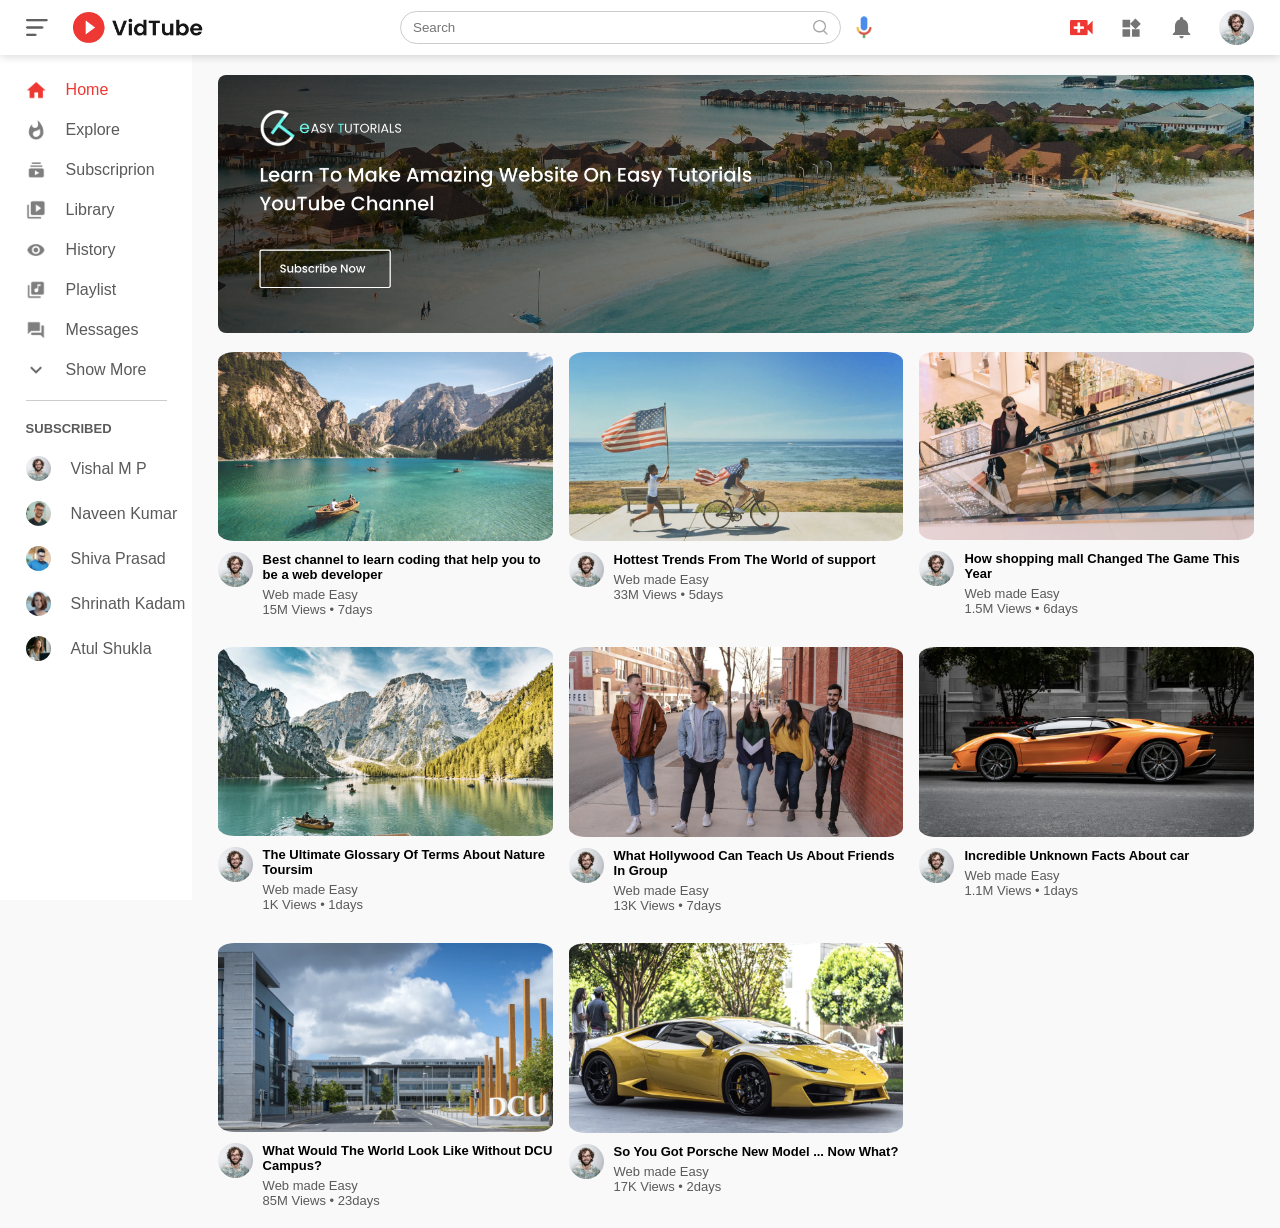
<file: index.html>
<!DOCTYPE html>
<html lang="en">
<head>
    <meta charset="UTF-8">
    <meta name="viewport" content="width=device-width, initial-scale=1.0">
    <title>Video Sharing Website- Web made Easy Youtube Channel </title> 
    <link rel="stylesheet" href="style.css">
</head>
<body>
    <nav class="flex-div">
        <div class="nav-left flex-div">
            <img src="assets/images/menu.png" alt="menu icon" class="menu-icon">
            <img src="assets/images/logo.png" alt="logo icon" class="logo">
        </div>
        <div class="nav-middle flex-div">
                <div class="search-box flex-div">
                    <input type="text" placeholder="Search">
                    <img src="assets/images/search.png" alt="seacrh icon">
                </div>
                <img src="assets/images/voice-search.png" class="mic-icon" alt="voice  search icon">
        </div>
        <div class="nav-right flex-div">
            <img src="assets/images/upload.png" alt="upload icon">
            <img src="assets/images/more.png" alt="more icon">
            <img src="assets/images/notification.png" alt="notificationicon">
            <img src="assets/images/Jack.png" alt="profile photo" class="user-icon">

        </div>
    </nav>
    <!-- -------------------------       sidebar       ------------------------ -->
    <div class="sidebar">
        <div class="shortcut-links">
            <a href=""><img src="assets/images/home.png" alt=""><p>Home</p></a>
            <a href=""><img src="assets/images/explore.png" alt=""><p>Explore</p></a>
            <a href=""><img src="assets/images/subscriprion.png" alt=""><p>Subscriprion</p></a>
            <a href=""><img src="assets/images/library.png" alt=""><p>Library</p></a>
            <a href=""><img src="assets/images/history.png" alt=""><p>History</p></a>
            <a href=""><img src="assets/images/playlist.png" alt=""><p>Playlist</p></a>
            <a href=""><img src="assets/images/messages.png" alt=""><p>Messages</p></a>
            <a href=""><img src="assets/images/show-more.png" alt=""><p>Show More</p></a>
            <hr>
        </div>
        <div class="subscribed-list">
            <h3>SUBSCRIBED</h3>
            <a href=""><img src="assets/images/Jack.png" alt=""><p>Vishal M P  </p></a>
            <a href=""><img src="assets/images/simon.png" alt=""><p>Naveen Kumar</p></a>
            <a href=""><img src="assets/images/tom.png" alt=""><p>Shiva Prasad</p></a>
            <a href=""><img src="assets/images/megan.png" alt=""><p>Shrinath Kadam</p></a>
            <a href=""><img src="assets/images/cameron.png" alt=""><p>Atul Shukla</p></a>

        </div>
    </div>
    <!-- ---------------------------------   main   -------------------------------------------- -->
    <div class="container">
        <div class="banner">
            <img src="assets/images/banner.png" alt="">
        </div>
        <div class="list-container">
            <div class="vid-list">
                <a href="playVideo.html">
                <img src="assets/images/thumbnail1.png" class="thumbnail" alt="">
                </a>
                <div class="flex-div">
                    <img src="assets/images/Jack.png" alt="">
                    <div class="vid-info">
                        <a href="playVideo.html">Best channel to learn coding that help you to be a web developer</a>
                        <p>Web made Easy</p>
                        <p>15M Views &bull; 7days</p>
                    </div>
                </div>
            </div>
       
        
            <div class="vid-list">
                <a href="">
                <img src="assets/images/thumbnail2.png" class="thumbnail" alt="">
                </a>
                <div class="flex-div">
                    <img src="assets/images/Jack.png" alt="">
                    <div class="vid-info">
                        <a href="">Hottest Trends From The World of support</a>
                        <p>Web made Easy</p>
                        <p>33M Views &bull;  5days</p>
                    </div>
                </div>
            </div>
       
        
            <div class="vid-list">
                <a href="">
                <img src="assets/images/thumbnail3.png" class="thumbnail" alt="">
                </a>
                <div class="flex-div">
                    <img src="assets/images/Jack.png" alt="">
                    <div class="vid-info">
                        <a href="">How shopping mall Changed The Game This Year</a>
                        <p>Web made Easy</p>
                        <p>1.5M Views &bull;  6days</p>
                    </div>
                </div>
            </div>
       
        
            <div class="vid-list">
                <a href="">
                <img src="assets/images/thumbnail4.png" class="thumbnail" alt="">
                </a>
                <div class="flex-div">
                    <img src="assets/images/Jack.png" alt="">
                    <div class="vid-info">
                        <a href="">The Ultimate Glossary Of Terms About Nature Toursim</a>
                        <p>Web made Easy</p>
                        <p>1K Views &bull;  1days</p>
                    </div>
                </div>
            </div>
       
        
            <div class="vid-list">
                <a href="">
                <img src="assets/images/thumbnail5.png" class="thumbnail" alt="">
                </a>
                <div class="flex-div">
                    <img src="assets/images/Jack.png" alt="">
                    <div class="vid-info">
                        <a href="">What Hollywood Can Teach Us About Friends In Group </a>
                        <p>Web made Easy</p>
                        <p>13K Views &bull;  7days</p>
                    </div>
                </div>
            </div>
       
        
            <div class="vid-list">
                <a href="">
                <img src="assets/images/thumbnail6.png" class="thumbnail" alt="">
                </a>
                <div class="flex-div">
                    <img src="assets/images/Jack.png" alt="">
                    <div class="vid-info">
                        <a href="">Incredible Unknown Facts About car</a>
                        <p>Web made Easy</p>
                        <p>1.1M Views &bull; 1days</p>
                    </div>
                </div>
            </div>
        
       
            <div class="vid-list">
                <a href="">
                <img src="assets/images/thumbnail7.png" class="thumbnail" alt="">
                </a>
                <div class="flex-div">
                    <img src="assets/images/Jack.png" alt="">
                    <div class="vid-info">
                        <a href="">What Would The World Look Like Without DCU Campus?</a>
                        <p>Web made Easy</p>
                        <p>85M Views &bull; 23days</p>
                    </div>
                </div>
            </div>
        
        
            <div class="vid-list">
                <a href="">
                <img src="assets/images/thumbnail8.png" class="thumbnail" alt="">
                </a>
                <div class="flex-div">
                    <img src="assets/images/Jack.png" alt="">
                    <div class="vid-info">
                        <a href="">So You Got Porsche New Model ... Now What?</a>
                        <p>Web made Easy</p>
                        <p>17K Views &bull; 2days</p>
                    </div>
                </div>
            </div>
        </div>
        </div>


    <script src="./index.js"></script>
</body>
</html>
</file>
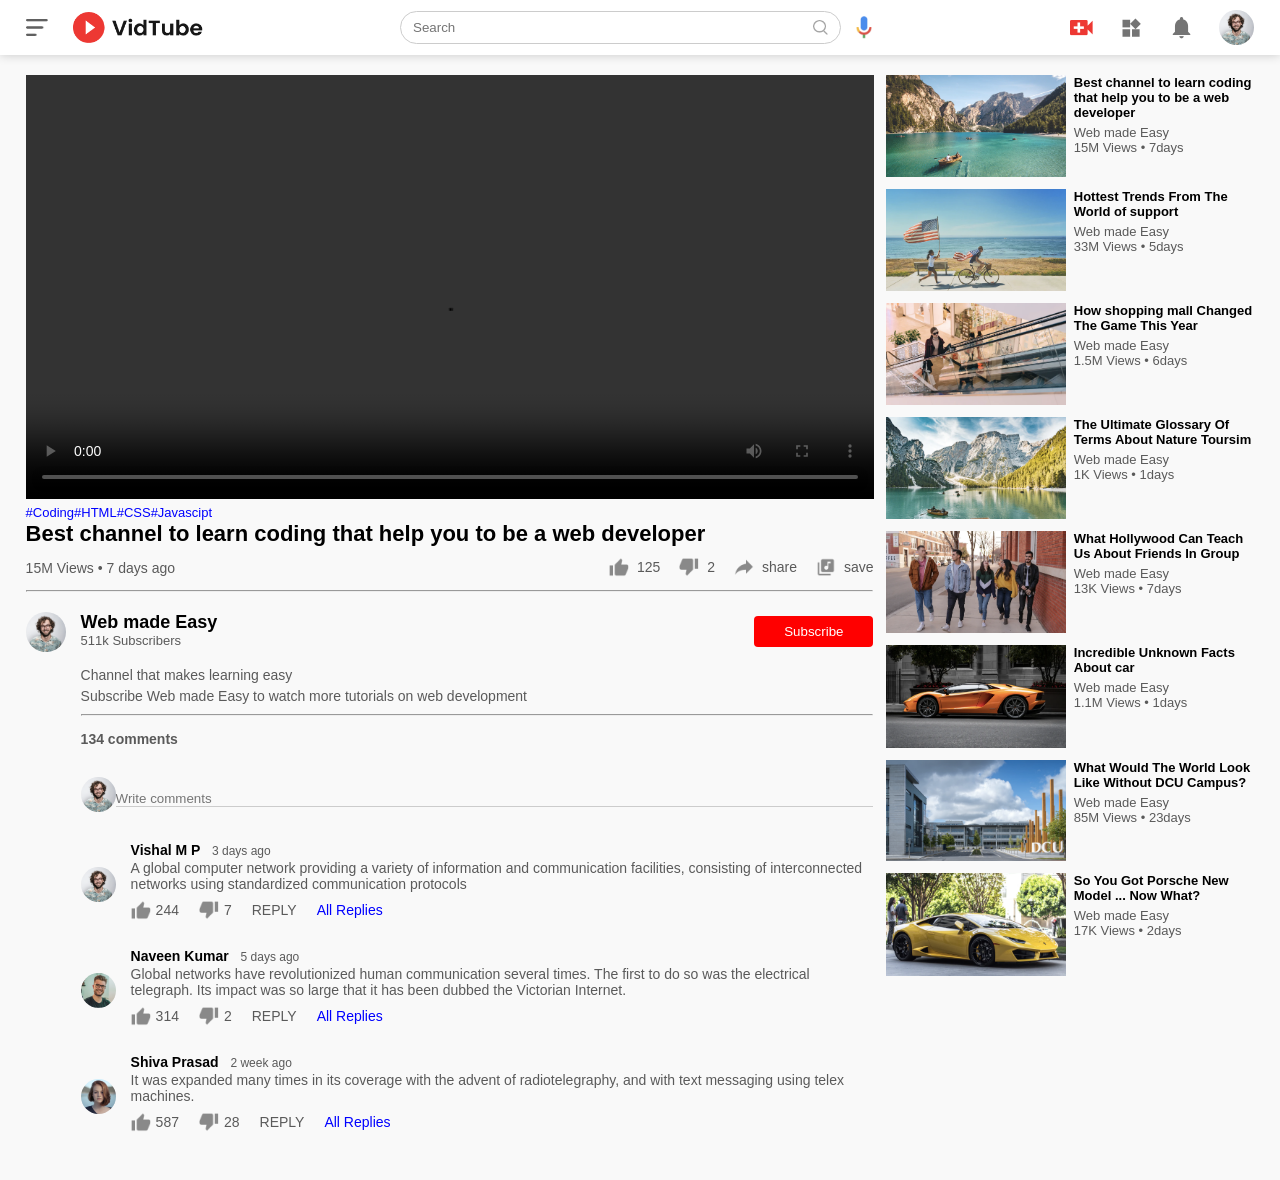
<file: playVideo.html>
<!DOCTYPE html>
<html lang="en">
<head>
    <meta charset="UTF-8">
    <meta name="viewport" content="width=device-width, initial-scale=1.0">
    <title>Play Video- Web made Easy Youtube Channel</title>
    <link rel="stylesheet" href="style.css">
</head>
<body>
    <nav class="flex-div">
        <div class="nav-left flex-div">
            <img src="assets/images/menu.png" alt="menu icon" class="menu-icon">
            <img src="assets/images/logo.png" alt="logo icon" class="logo">
        </div>
        <div class="nav-middle flex-div">
                <div class="search-box flex-div">
                    <input type="text" placeholder="Search">
                    <img src="assets/images/search.png" alt="seacrh icon">
                </div>
                <img src="assets/images/voice-search.png" class="mic-icon" alt="voice  search icon">
        </div>
        <div class="nav-right flex-div">
            <img src="assets/images/upload.png" alt="upload icon">
            <img src="assets/images/more.png" alt="more icon">
            <img src="assets/images/notification.png" alt="notificationicon">
            <img src="assets/images/Jack.png" alt="profile photo" class="user-icon">

        </div>
    </nav>

    <div class="container play-container">
        <div class="row">
            <div class="play-video">
                <video controls autoplay>
                    <source src="./assets/images/video.mp4">
                </video>
                <div class="tags">
                    <a href="">#Coding</a><a href="">#HTML</a><a href="">#CSS</a><a href="">#Javascipt</a>
                </div>
                <h3>
                    Best channel to learn coding that help you to be a web developer
                </h3>
                <div class="play-video-info">
                    <p> 15M Views &bull; 7 days ago</p>
                    <div>
                        <a href=""><img src="./assets/images/like.png" alt="">125</a>
                        <a href=""><img src="./assets/images/dislike.png" alt="">2</a>
                        <a href=""><img src="./assets/images/share.png" alt="">share</a>
                        <a href=""><img src="./assets/images/save.png" alt="">save</a>
                    </div>
                </div>
                <hr>
                <div class="publisher">
                    <img src="assets/images/Jack.png" alt="">
                    <div>
                        <p>Web made Easy</p>
                        <span>511k Subscribers</span>
                    </div>
                    <button type="button">Subscribe</button>
                </div>
                <div class="vid-description">
                    <p>Channel that makes learning easy</p>
                    <p>Subscribe Web made Easy to watch more tutorials on web development</p>
                    <hr>
                    <h4>134 comments</h4>

                    <div class="add-comment">
                        <img src="assets/images/Jack.png" alt="">
                        <input type="text" placeholder="Write comments">
                    </div>
                    <div class="old-comment">
                        <img src="assets/images/Jack.png" alt="">
                        <div>
                            <h3>Vishal M P <span>3 days ago</span></h3>
                            <p>A global computer network providing a variety of information and communication facilities, consisting of interconnected networks using standardized communication protocols</p>
                            <div class="comment-action">
                                <img src="assets/images/like.png" alt="">
                                <span>244</span>
                                <img src="assets/images/dislike.png" alt="">
                                <span>7</span>
                                <span>REPLY</span>
                                <a href="">All Replies</a>
                            </div>
                        </div>
                    </div>
                    <div class="old-comment">
                        <img src="assets/images/simon.png" alt="">
                        <div>
                            <h3>Naveen Kumar <span>5 days ago</span></h3>
                            <p>Global networks have revolutionized human communication several times. The first to do so was the electrical telegraph. Its impact was so large that it has been dubbed the Victorian Internet.</p>
                            <div class="comment-action">
                                <img src="assets/images/like.png" alt="">
                                <span>314</span>
                                <img src="assets/images/dislike.png" alt="">
                                <span>2</span>
                                <span>REPLY</span>
                                <a href="">All Replies</a>
                            </div>
                        </div>
                    </div>
                    <div class="old-comment">
                        <img src="assets/images/megan.png" alt="">
                        <div>
                            <h3>Shiva Prasad <span>2 week ago</span></h3>
                            <p>It was expanded many times in its coverage with the advent of radiotelegraphy, and with text messaging using telex machines.
                            </p>
                            <div class="comment-action">
                                <img src="assets/images/like.png" alt="">
                                <span>587</span>
                                <img src="assets/images/dislike.png" alt="">
                                <span>28</span>
                                <span>REPLY</span>
                                <a href="">All Replies</a>
                            </div>
                        </div>
                    </div>
                </div>






            </div>
            <div class="right-sidebar">
                <div class="side-video-list">
                   <a href="" class="small-thumbnail"><img src="assets/images/thumbnail1.png" alt="">
                   </a> 
                    <div class="vid-info">
                        <a href="">Best channel to learn coding that help you to be a web developer</a>
                        <p>Web made Easy</p>
                        <p>15M Views &bull; 7days</p>
                    </div>
                </div>
                <div class="side-video-list">
                    <a href="" class="small-thumbnail">
                    <img src="assets/images/thumbnail2.png"  alt="">
                    </a>
                        <div class="vid-info">
                            <a href="">Hottest Trends From The World of support</a>
                            <p>Web made Easy</p>
                            <p>33M Views &bull;  5days</p>
                        </div>
                </div>

                <div class="side-video-list">
                    <a href="" class="small-thumbnail">
                    <img src="assets/images/thumbnail3.png"  alt="">
                    </a>
                    
                        <div class="vid-info">
                            <a href="">How shopping mall Changed The Game This Year</a>
                            <p>Web made Easy</p>
                            <p>1.5M Views &bull;  6days</p>
                        </div>
                </div>
                <div class="side-video-list">
                    <a href="" class="small-thumbnail">
                    <img src="assets/images/thumbnail4.png"  alt="">
                    </a>
                   
                        <div class="vid-info">
                            <a href="">The Ultimate Glossary Of Terms About Nature Toursim</a>
                            <p>Web made Easy</p>
                            <p>1K Views &bull;  1days</p>
                        </div>
                </div>
           
            
                <div class="side-video-list">
                    <a href="" class="small-thumbnail">
                    <img src="assets/images/thumbnail5.png"  alt="">
                    </a>
                        <div class="vid-info">
                            <a href="">What Hollywood Can Teach Us About Friends In Group </a>
                            <p>Web made Easy</p>
                            <p>13K Views &bull;  7days</p>
                        </div>
                </div>
           
            
                <div class="side-video-list">
                    <a href="" class="small-thumbnail">
                    <img src="assets/images/thumbnail6.png"  alt="">
                    </a>
                        <div class="vid-info">
                            <a href="">Incredible Unknown Facts About car</a>
                            <p>Web made Easy</p>
                            <p>1.1M Views &bull; 1days</p>
                    </div>
                </div>
            
           
                <div class="side-video-list">
                    <a href="" class="small-thumbnail">
                    <img src="assets/images/thumbnail7.png"  alt="">
                    </a>
                   
                        <div class="vid-info">
                            <a href="">What Would The World Look Like Without DCU Campus?</a>
                            <p>Web made Easy</p>
                            <p>85M Views &bull; 23days</p>
                        
                    </div>
                </div>
            
            
                <div class="side-video-list">
                    <a href="" class="small-thumbnail">
                    <img src="assets/images/thumbnail8.png"  alt="">
                    </a>
                        <div class="vid-info">
                            <a href="">So You Got Porsche New Model ... Now What?</a>
                            <p>Web made Easy</p>
                            <p>17K Views &bull; 2days</p>
                    </div>
                </div>

            </div>
        </div>
    </div>
</body>
</html>
</file>
<file: style.css>
*{
    margin: 0;
    padding: 0;
    box-sizing: border-box;
    font-family: 'poppins',sans-serif;
}
a{
    text-decoration: none;
    color: #5a5a5a;
}
img{
    cursor: pointer;
}
.flex-div{
    display: flex;
    align-items: center;
}
nav{
    padding: 10px 2%;
    justify-content: space-between;
    box-shadow: 0 0 10px rgba(0,0,0,0.2);
    background-color: white;
    position: sticky;
    top: 0;
    z-index: 10;
}
.nav-right img{
    width: 25px;
    margin-right: 25px;
}
.nav-right .user-icon{
    width: 35px;
    border-radius: 50%;
    margin-right: 0;  
}
.nav-left .menu-icon{
    width: 22px;
    margin-right: 25px;
}
.nav-left .logo{
    width: 130px;
}
.nav-middle .mic-icon{
    width: 16px;
}
.nav-middle .search-box{
    border: 1px solid #ccc;
    margin-right: 15px;
    padding: 8px 12px;
    border-radius: 25px; 
}
.nav-middle .search-box input{
    width: 400px;
    border: 0;
    outline: 0;
    background: transparent;

}
.nav-middle .search-box img{
    width: 15px;
}
/*------------------------------------------ sidebar-------------------- */
.sidebar{
    background:#fff;
    width: 15%;
    height: 100vh;
    position: fixed;
    top: 0;
    padding-left: 2%;
    padding-top: 80px;
}
.shortcut-links a img{
    width: 20px;
    margin-right: 20px;
}
.shortcut-links a{
    display: flex;
    align-items: center;
    margin-bottom: 20px;
    width: fit-content;
    flex-wrap: wrap   ;
}
.shortcut-links a:first-child{
    color: #ed3833;
}
.sidebar hr{
    border: 0;
    height: 1px;
    background: #ccc;
    width: 85%;

}
.subscribed-list h3{
    font-size: 13px ;
    margin: 20px 0;
    color: #5a5a5a;
}
.subscribed-list a{
    display: flex;
    align-items: center;
    margin-bottom: 20px;
    width: fit-content;
    flex-wrap: wrap;
}
.subscribed-list a img{
    width: 25px;
    border-radius: 50%;
      margin-right: 20px;
}
.small-sidebar{
    width: 5%;
}
.small-sidebar a p, .small-sidebar h3{
    display: none;
} 
.small-sidebar hr{
    width: 50%;
    margin-bottom: 25px ;
}

/* ----------------------main--------------- */
.container{
     background:#f9f9f9;
     padding-left: 17%;
     padding-right: 2%;
     padding-top: 20px;
     padding-bottom: 20px;
}
.large-container{
    padding-left: 7%;
}
.banner{
    width: 100%;
}
.banner img{
    width: 100%;
    border-radius: 8px;
}
.list-container{
    display: grid;
    grid-template-columns: repeat(auto-fit, minmax(250px, 1fr));
    grid-row-gap:30px ;
    grid-column-gap:16px ;
    margin-top: 15px;
}
.vid-list .thumbnail{
    width: 100%;
    border-radius: 5%;
}
.vid-list .flex-div{
    align-items: flex-start;
    margin-top: 7px;
}
.vid-list .flex-div img{
    width: 35px;
    margin-right: 10px;
    border-radius: 50%; 
}
.vid-info{
    color: #5a5a5a;
    font-size: 13px;
}
.vid-info a{
    color: #000;
    font-weight: 600;
    display: block;
    margin-bottom: 5px;
}

@media (max-width:900px){
    .menu-icon{
        display: none;
    }
    .sidebar{
        display: none;
    }
    .container, .large-container{
        padding-left: 5%;
        padding-right: 5%;
    }
    .nav-right img{
        display: none;
    }
    .nav-right .user-icon{
        display: block;
        width: 30px;
    }
    .nav-middle .search-box input{
        width: 100px;
    }
    .nav-middle .mic-icon{
        display: none;
    }
    .logo{
        width: 90px;
    }
}

/* ------------------------play video page--------------------- */

.play-container{
    padding-left: 2%;
}
.row{
    display: flex;
    justify-content: space-between;
    flex-wrap: wrap;
}
.play-video{
    flex-basis: 69%;
}
.right-sidebar{
    flex-basis: 30%;
}
.play-video video{
    width: 100%;
}
.side-video-list{
    display: flex ;
    justify-content: space-between;
    margin-bottom: 8px;
}
.side-video-list img{
    width: 100%; 
}
.side-video-list .small-thumbnail{
    flex-basis: 49%;
}
.side-video-list .vid-info{
    flex-basis: 49%;
}
.play-video .tags a{
    color: #0000ff;
    font-size:13px ;
}
.play-video h3{
    font-weight: 600;
    font-size:22px ;
}

.play-video .play-video-info{
    display: flex;
    align-items: center;
    justify-content: space-between;
    flex-wrap: wrap;
    margin-top: 10px;
    font-size: 14px;
    color: #5a5a5a;
}
.play-video .play-video-info a{
    display: inline-flex;
    align-items: center;
    margin-left: 15px;
}
.play-video .play-video-info a img{
    width: 20px;
    margin-right: 8px;

}
.play-video hr{ 
    height: 1px;
    color: #ccc;
    margin: 10px 0;
}
.publisher{
     display: flex;
     align-items: center;
     margin-top: 20px;   
}
.publisher div{
    flex:1;
    line-height: 18px;
}
.publisher img{
    width: 40px;
    border-radius: 50%;
    margin-right: 15px ;
}
.publisher div p{
    color: #000;
    font-weight: 600;
    font-size: 18px;
}
.publisher div span{
    color: #5a5a5a;
    font-size: 13px;
}
.publisher button{
    background: red;
    color: #fff;
    padding: 8px 30px;
    border: 0;
    outline: 0;
    border-radius: 4px;
    cursor: pointer;
}
.vid-description{
    padding-left: 55px;
    margin: 15px 0;
}
.vid-description p{
    font-size: 14px;
    margin-bottom: 5px;
    color: #5a5a5a;
}
.vid-description h4{
    font-size: 14px;
    color: #5a5a5a;
    margin-top: 15px;
}
.add-comment{
    display: flex;
    align-items: center;
    margin: 30px 0;
}
.add-comment img{
    width: 35px;
    border-radius: 50%;
    
}
.add-comment input{
    border: 0;
    outline: 0;
    border-bottom: 1px solid #ccc;
    width: 100%;
    padding-top: 10px;
    background: transparent;
}
.old-comment{
     display: flex;
     align-items: center;
     margin: 20px 0;
}
.old-comment img{
    width: 35px;
    border-radius: 50%;
    margin-right: 15px;
}
.old-comment h3{
    font-size: 14px;
    margin-bottom: 2px;
}
.old-comment h3 span{
    font-size: 12px;
    color: #5a5a5a;
    font-weight: 500;
    margin-left: 8px;
}

.old-comment .comment-action{
    display: flex;
    align-items: center;
    margin: 8px 0;
    font-size: 14px;
}
.old-comment .comment-action img{
    border-radius: 0;
    width: 20px;
    margin-right: 5px;
}
.old-comment .comment-action span{
    margin-right: 20px;
    color: #5a5a5a;
}
.old-comment .comment-action a{
    color: #0000ff;
}
@media (max-width:900px){
    .play-video{
        flex-basis: 100%;
    }
    .right-sidebar{
        flex-basis: 100%;
    }
    .play-container{
        padding-left: 5%;
    }
    .vid-description{
        padding-left: 0;
    }
    .play-video .play-video-info{
        margin-left: 0;
        margin-right: 15px;
        margin-top: 15px;
    }
}
</file>
